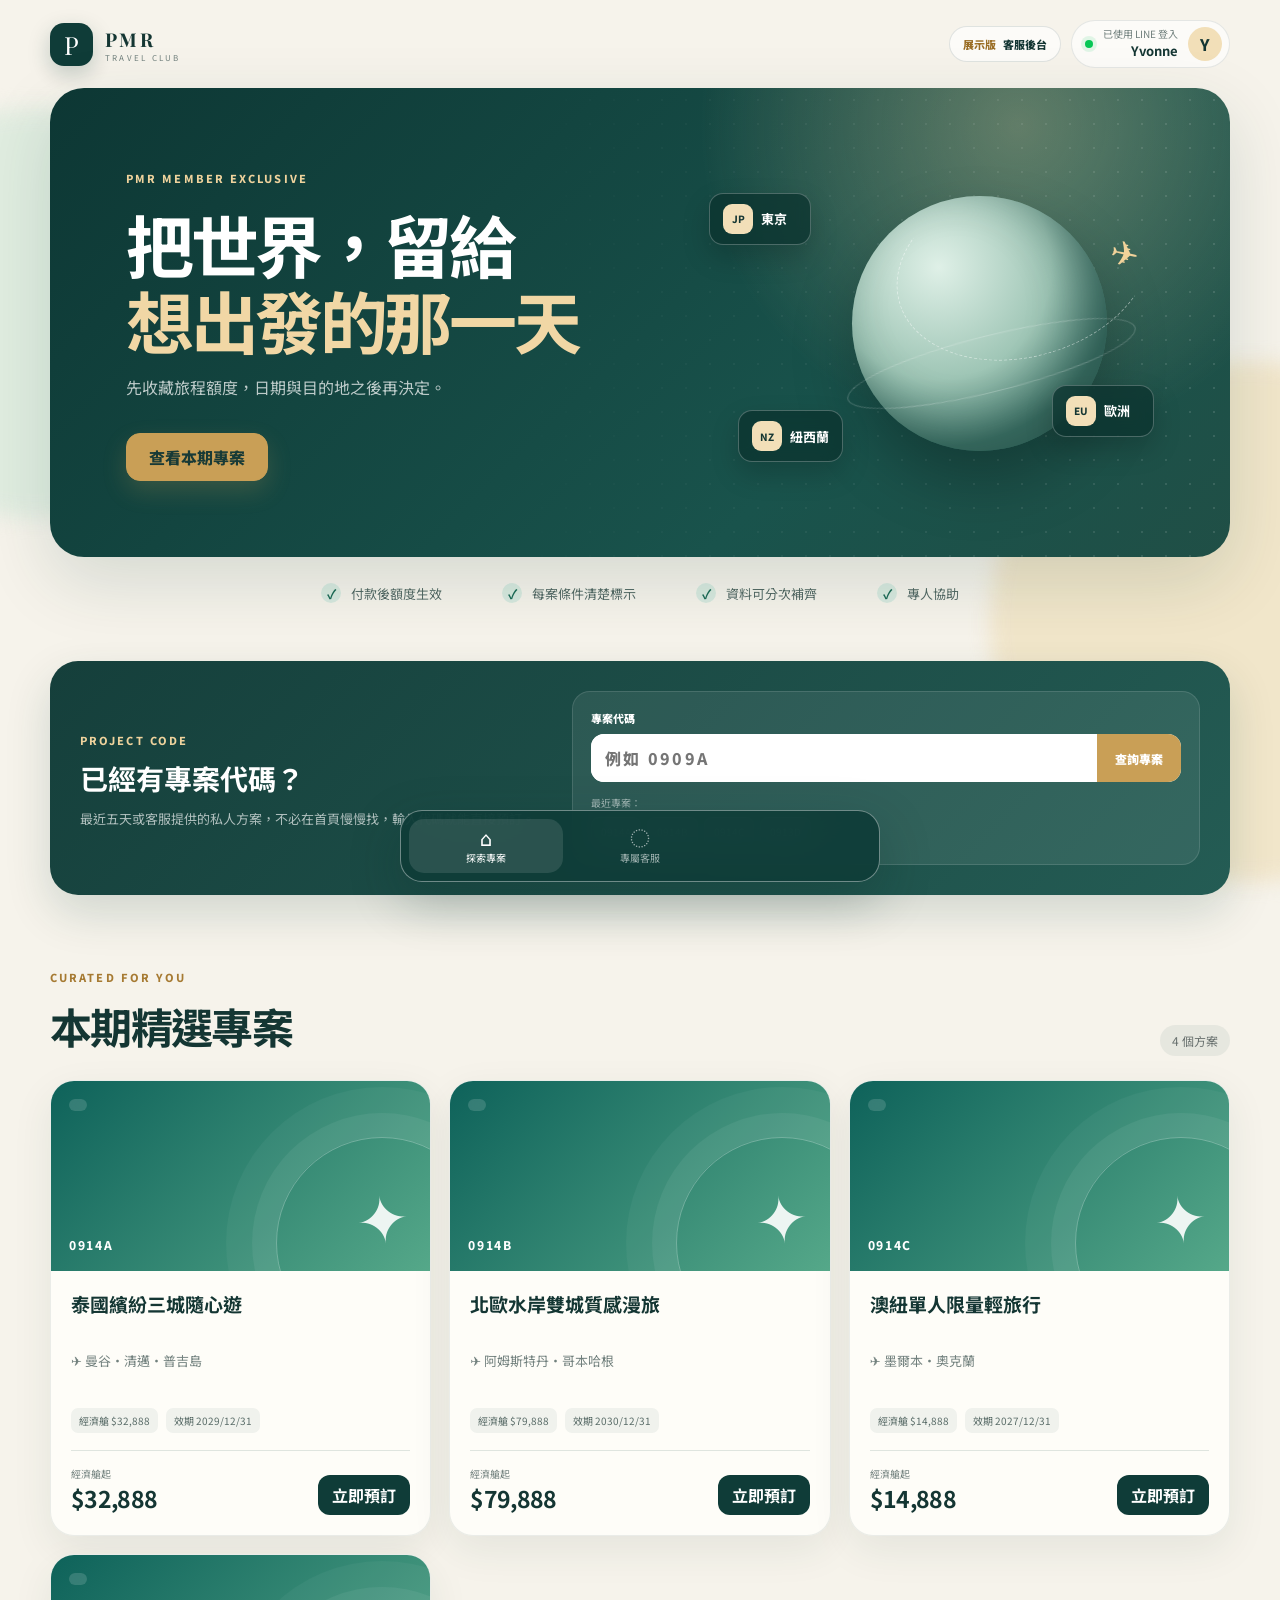
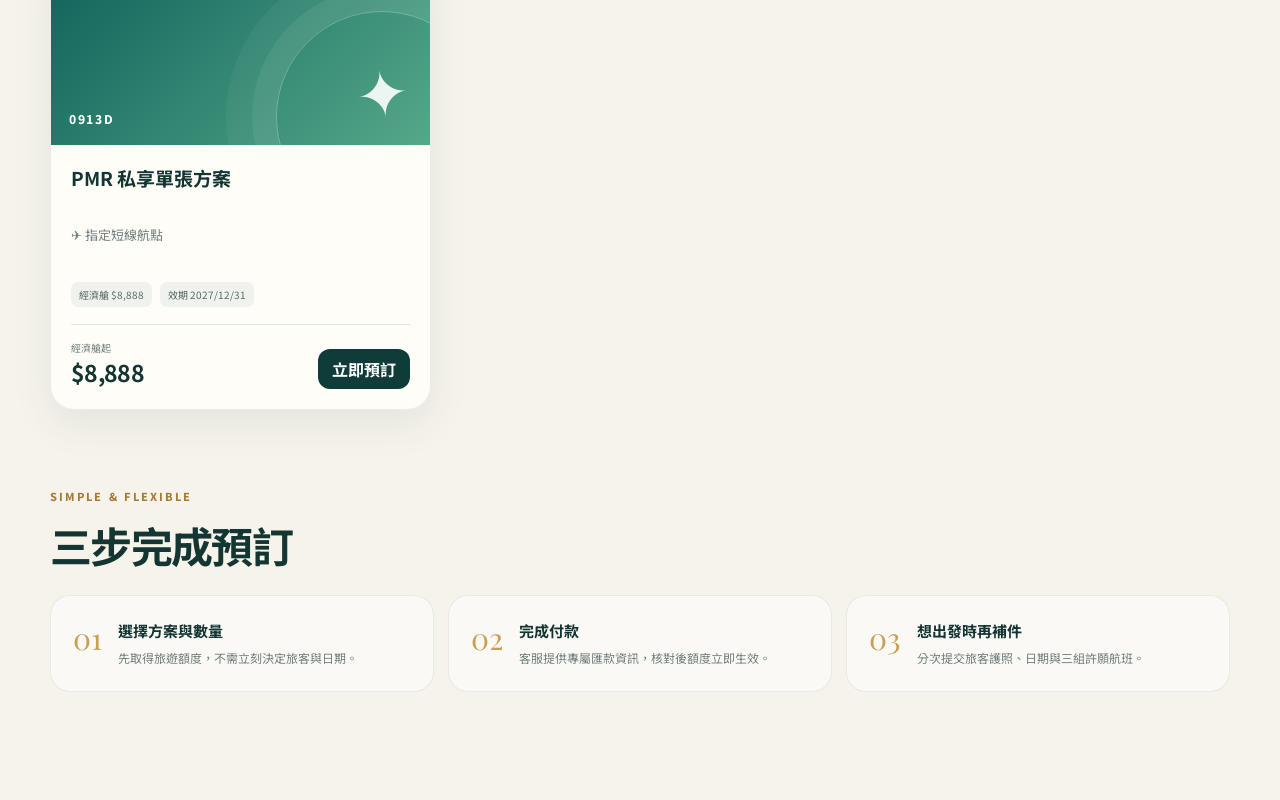
<file: index.html>
<!doctype html>
<html lang="zh-Hant">
  <head>
    <meta charset="UTF-8" />
    <meta name="viewport" content="width=device-width, initial-scale=1.0" />
    <meta name="theme-color" content="#123f3b" />
    <title>PMR 旅遊預訂中心</title>
    <link rel="preconnect" href="https://fonts.googleapis.com" />
    <link rel="preconnect" href="https://fonts.gstatic.com" crossorigin />
    <link href="https://fonts.googleapis.com/css2?family=Noto+Sans+TC:wght@400;500;600;700;800&family=Playfair+Display:wght@700&display=swap" rel="stylesheet" />
    <link rel="stylesheet" href="styles.css" />
  </head>
  <body>
    <div class="ambient ambient-one"></div>
    <div class="ambient ambient-two"></div>

    <main class="app-shell">
      <header class="topbar">
        <button class="brand" data-view-target="discover" aria-label="返回首頁">
          <span class="brand-mark">P</span>
          <span>
            <strong>PMR</strong>
            <small>TRAVEL CLUB</small>
          </span>
        </button>
        <div class="topbar-actions">
          <a class="staff-console-link" href="admin.html"><span>展示版</span> 客服後台</a>
          <button class="profile-chip" type="button" data-action="profile">
            <span class="line-dot"></span>
            <span class="profile-copy"><small>已使用 LINE 登入</small><strong>Yvonne</strong></span>
            <span class="avatar">Y</span>
          </button>
        </div>
      </header>

      <section id="discover-view" class="view is-active" aria-labelledby="discover-title">
        <div class="hero-card">
          <div class="hero-copy">
            <span class="eyebrow">PMR MEMBER EXCLUSIVE</span>
            <h1 id="discover-title">把世界，留給<br /><em>想出發的那一天</em></h1>
            <p>先收藏旅程額度，日期與目的地之後再決定。</p>
            <div class="hero-actions">
              <button class="primary-btn" data-action="scroll-projects">查看本期專案</button>
            </div>
          </div>
          <div class="hero-visual" aria-hidden="true">
            <div class="flight-path"></div>
            <span class="hero-plane">✈</span>
            <div class="destination-badge badge-one"><span>JP</span><b>東京</b></div>
            <div class="destination-badge badge-two"><span>EU</span><b>歐洲</b></div>
            <div class="destination-badge badge-three"><span>NZ</span><b>紐西蘭</b></div>
          </div>
        </div>

        <div class="trust-strip" aria-label="方案特色">
          <span><b>✓</b> 付款後額度生效</span>
          <span><b>✓</b> 每案條件清楚標示</span>
          <span><b>✓</b> 資料可分次補齊</span>
          <span><b>✓</b> 專人協助</span>
        </div>

        <section class="code-lookup" aria-labelledby="code-lookup-title">
          <div class="code-lookup-copy">
            <span class="eyebrow">PROJECT CODE</span>
            <h2 id="code-lookup-title">已經有專案代碼？</h2>
            <p>最近五天或客服提供的私人方案，不必在首頁慢慢找，輸入代碼就能直接預訂。</p>
          </div>
          <form id="project-code-form" class="code-form">
            <label for="project-code-input">專案代碼</label>
            <div><input id="project-code-input" autocomplete="off" maxlength="5" placeholder="例如 0909A" /><button type="button" data-action="lookup-project">查詢專案</button></div>
            <small>最近專案：</small>
            <div class="recent-codes" id="recent-codes" aria-label="最近專案"></div>
          </form>
          <div id="code-result" class="code-result" aria-live="polite"></div>
        </section>

        <section class="projects-section" id="projects-section">
          <div class="section-heading">
            <div>
              <span class="eyebrow dark">CURATED FOR YOU</span>
              <h2>本期精選專案</h2>
            </div>
            <span class="project-count" id="project-count">0 個方案</span>
          </div>

          <div id="project-grid" class="project-grid"></div>
        </section>

        <section class="how-it-works">
          <div class="section-heading compact">
            <div>
              <span class="eyebrow dark">SIMPLE & FLEXIBLE</span>
              <h2>三步完成預訂</h2>
            </div>
          </div>
          <div class="steps-grid">
            <article><span>01</span><div><h3>選擇方案與數量</h3><p>先取得旅遊額度，不需立刻決定旅客與日期。</p></div></article>
            <article><span>02</span><div><h3>完成付款</h3><p>客服提供專屬匯款資訊，核對後額度立即生效。</p></div></article>
            <article><span>03</span><div><h3>想出發時再補件</h3><p>分次提交旅客護照、日期與三組許願航班。</p></div></article>
          </div>
        </section>
      </section>

      <section id="service-view" class="view" aria-labelledby="service-title">
        <div class="page-intro">
          <span class="eyebrow dark">HELP CENTER</span>
          <h1 id="service-title">常見問題</h1>
          <p>關於價格、航班、出票與付款，答案都整理在這裡。</p>
        </div>

        <div class="faq-tools">
          <label class="faq-search" for="faq-search"><span>⌕</span><input id="faq-search" placeholder="搜尋問題，例如：護照、退款、行李" /></label>
          <div class="faq-filters" role="group" aria-label="問答分類">
            <button class="is-active" data-faq-filter="all">全部</button>
            <button data-faq-filter="price">價格票務</button>
            <button data-faq-filter="flight">航班航空</button>
            <button data-faq-filter="service">行李服務</button>
            <button data-faq-filter="ticketing">出票報到</button>
            <button data-faq-filter="change">改期取消</button>
            <button data-faq-filter="trust">來源護照</button>
            <button data-faq-filter="payment">付款下單</button>
          </div>
        </div>

        <div id="faq-list" class="faq-list"></div>

        <div class="service-card compact-service">
          <div class="service-icon">✦</div>
          <div><h2>還找不到答案嗎？</h2><p>PMR 專屬小幫手可以接續處理您的問題與訂單。</p></div>
          <button class="primary-btn" data-action="contact">開啟 LINE 諮詢</button>
        </div>
      </section>

      <nav class="bottom-nav" aria-label="主要選單">
        <button class="is-active" data-view-target="discover"><span class="nav-icon">⌂</span><small>探索專案</small></button>
        <button data-view-target="service"><span class="nav-icon">◌</span><small>專屬客服</small></button>
      </nav>
    </main>

    <div class="modal-backdrop" id="booking-modal" aria-hidden="true">
      <section class="bottom-sheet booking-sheet" role="dialog" aria-modal="true" aria-labelledby="booking-title">
        <div class="sheet-handle"></div>
        <button class="close-btn" data-close-modal="booking-modal" aria-label="關閉">×</button>

        <form class="booking-step is-active" data-booking-step="1" id="booking-form">
          <span class="eyebrow dark">立即預訂</span>
          <h2 id="booking-title">填寫預訂資訊</h2>
          <div id="booking-project-summary" class="booking-project-summary"></div>

          <div class="input-group"><label for="qty-business">商務艙　張數</label><input id="qty-business" name="businessCount" type="number" min="0" step="1" value="0" inputmode="numeric" /></div>
          <div class="input-group"><label for="qty-economy">經濟艙　張數</label><input id="qty-economy" name="economyCount" type="number" min="0" step="1" value="1" inputmode="numeric" /></div>
          <div class="input-group"><label for="qty-starlux">加價星宇　張數</label><input id="qty-starlux" name="starluxCount" type="number" min="0" step="1" value="0" inputmode="numeric" /></div>

          <div class="input-group"><label for="customer-name">訂購人姓名</label><input id="customer-name" name="name" required placeholder="請輸入真實姓名" /></div>
          <div class="input-group"><label for="customer-phone">聯絡電話</label><input id="customer-phone" name="phone" required inputmode="tel" placeholder="09XX-XXX-XXX" /></div>
          <div class="input-group"><label for="referrer">介紹人</label><select id="referrer" name="referrer" required><option value="" selected disabled>請選擇介紹人</option><option>楊翰</option><option>傑評</option><option>阮糖</option><option>史考特</option></select></div>
          <div class="input-group"><label for="customer-note">想先告訴客服的事 <small>選填</small></label><textarea id="customer-note" name="note" rows="3" placeholder="例如：預計明年春天出發、可能需要四人房"></textarea></div>
          <label class="consent"><input type="checkbox" required /><span>我已閱讀並同意個人資料蒐集告知事項</span></label>
          <button class="primary-btn wide" type="submit">送出預訂</button>
        </form>

        <div class="booking-step success-step" data-booking-step="2">
          <div class="success-icon">✓</div>
          <span class="eyebrow dark">RESERVATION CREATED</span>
          <h2>預訂已送出</h2>
          <div class="success-note" id="success-payment-account"></div>
          <button class="primary-btn wide" data-close-modal="booking-modal">完成</button>
        </div>
      </section>
    </div>

    <div class="toast" id="toast" role="status" aria-live="polite"></div>

    <script src="shared-data.js?v=simple-2"></script>
    <script src="app.js?v=simple-2"></script>
  </body>
</html>
</file>
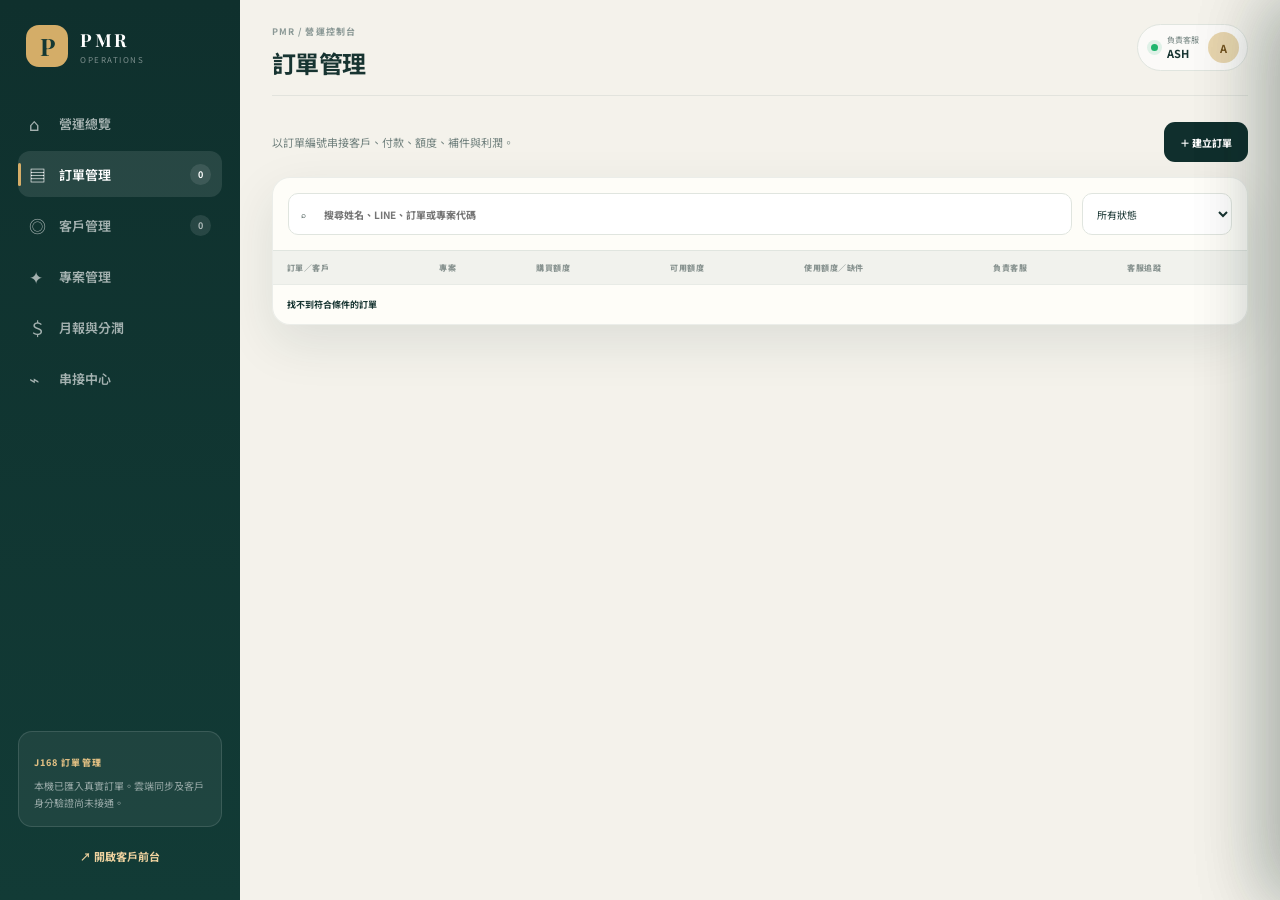
<file: admin.html>
<!doctype html>
<html lang="zh-Hant">
  <head>
    <meta charset="UTF-8" />
    <meta name="viewport" content="width=device-width, initial-scale=1.0" />
    <meta name="theme-color" content="#102f2d" />
    <title>PMR 營運控制台</title>
    <link rel="preconnect" href="https://fonts.googleapis.com" />
    <link rel="preconnect" href="https://fonts.gstatic.com" crossorigin />
    <link href="https://fonts.googleapis.com/css2?family=Noto+Sans+TC:wght@400;500;600;700;800&family=Playfair+Display:wght@700&display=swap" rel="stylesheet" />
    <link rel="stylesheet" href="admin.css" />
    <link rel="stylesheet" href="admin-extra.css" />
  </head>
  <body>
    <div class="ops-shell">
      <aside class="sidebar">
        <a class="ops-brand" href="index.html"><span>P</span><div><strong>PMR</strong><small>OPERATIONS</small></div></a>
        <nav>
          <button data-view="dashboard"><i>⌂</i><span>營運總覽</span></button>
          <button class="is-active" data-view="orders"><i>▤</i><span>訂單管理</span><b id="nav-order-count">4</b></button>
          <button data-view="customers"><i>◎</i><span>客戶管理</span><b id="nav-customer-count">4</b></button>
          <button data-view="projects"><i>✦</i><span>專案管理</span></button>
          <button data-view="reports"><i>＄</i><span>月報與分潤</span></button>
          <button data-view="integrations"><i>⌁</i><span>串接中心</span></button>
        </nav>
        <div class="sidebar-note"><small>J168 訂單管理</small><p>本機已匯入真實訂單。雲端同步及客戶身分驗證尚未接通。</p></div>
        <a class="customer-preview" href="index.html">↗ 開啟客戶前台</a>
      </aside>

      <main class="ops-main">
        <header class="ops-topbar">
          <button class="mobile-menu" data-action="toggle-menu">☰</button>
          <div><span class="breadcrumb">PMR / 營運控制台</span><h1 id="page-title">訂單管理</h1></div>
          <div class="operator"><span class="online-dot"></span><div><small>負責客服</small><strong>ASH</strong></div><b>A</b></div>
        </header>
        <section class="ops-view" id="dashboard-view">
          <div class="demo-banner"><div><strong>J168 真實預訂</strong><p>已移除舊示範訂單；付款、出票與手機對應依實際核對結果更新。</p></div><a href="index.html#orders-view">查看客戶畫面 ↗</a></div>

          <div class="kpi-grid">
            <article><div class="kpi-icon amber">!</div><span>今日待跟進</span><strong id="kpi-followups">0</strong><small>依客服追蹤日期計算</small></article>
            <article><div class="kpi-icon blue">$</div><span>購買額度待處理</span><strong id="kpi-payments">0</strong><small>帳號、匯款或核帳尚未完成</small></article>
            <article><div class="kpi-icon green">✓</div><span>使用額度待補件</span><strong id="kpi-docs">0</strong><small>明確顯示缺護照或缺航班</small></article>
            <article><div class="kpi-icon violet">✈</div><span>資料已齊待處理</span><strong id="kpi-ticketing">0</strong><small>出票為明細，不另設主要看板欄</small></article>
          </div>

          <div class="dashboard-grid">
            <section class="panel pipeline-panel">
              <div class="panel-head"><div><span>ORDER PIPELINE</span><h2>訂單流程看板</h2></div><button data-go-view="orders">查看全部訂單</button></div>
              <div class="pipeline" id="pipeline"></div>
            </section>
            <section class="panel activity-panel">
              <div class="panel-head"><div><span>NEXT ACTION</span><h2>優先待辦</h2></div></div>
              <div id="priority-list" class="priority-list"></div>
            </section>
          </div>

          <section class="panel health-panel">
            <div class="panel-head"><div><span>DATA FLOW</span><h2>整體串接狀態</h2></div><button data-go-view="integrations">查看設定</button></div>
            <div class="health-grid">
              <article class="is-ready"><b>01</b><div><strong>客戶預訂前台</strong><span>展示版已完成</span></div><i>✓</i></article>
              <article class="is-ready"><b>02</b><div><strong>客服營運後台</strong><span>展示版已完成</span></div><i>✓</i></article>
              <article><b>03</b><div><strong>Google 試算表</strong><span>待建立正式資料表</span></div><i>—</i></article>
              <article><b>04</b><div><strong>LINE 官方帳號</strong><span>待開啟 Messaging API</span></div><i>—</i></article>
            </div>
          </section>
        </section>

        <section class="ops-view" id="customers-view">
          <div class="page-actions"><div><p>客戶編號永遠不變；LINE 換綁只更新登入身分，不會讓舊訂單或額度消失。</p></div><button class="primary-action" data-action="new-customer">＋ 建立客戶</button></div>
          <section class="panel table-panel">
            <div class="table-tools"><label><span>⌕</span><input id="customer-search" placeholder="搜尋客戶編號、姓名、LINE 或電話" /></label><select id="customer-filter"><option value="all">所有客戶</option><option>正常</option><option>待新帳號驗證</option><option>已封存</option><option>已刪除</option></select></div>
            <div class="table-wrap"><table><thead><tr><th>客戶</th><th>LINE 帳號</th><th>電話</th><th>訂單／額度</th><th>帳號狀態</th><th>最後綁定</th></tr></thead><tbody id="customers-table"></tbody></table></div>
          </section>
          <div class="policy-note"><strong>LINE 換帳號處理方式</strong><p>由新 LINE 帳號登入後完成一次性驗證，再把新 user ID 綁到原客戶編號。舊 LINE ID 留在歷史紀錄並停用，訂單、剩餘額度與付款紀錄不搬動。</p></div>
        </section>

        <section class="ops-view is-active" id="orders-view">
          <div class="page-actions"><div><p>以訂單編號串接客戶、付款、額度、補件與利潤。</p></div><button class="primary-action" data-action="new-order">＋ 建立訂單</button></div>
          <section class="panel table-panel">
            <div class="table-tools">
              <label><span>⌕</span><input id="order-search" placeholder="搜尋姓名、LINE、訂單或專案代碼" /></label>
              <select id="order-filter"><option value="all">所有狀態</option><option>待提供匯款帳號</option><option>待客戶匯款</option><option>待核對匯款</option><option>額度已生效／尚未使用</option><option>待補護照與航班</option><option>資料已齊／待客服處理</option><option>已完成</option></select>
            </div>
            <div class="table-wrap">
              <table>
                <thead><tr><th>訂單／客戶</th><th>專案</th><th>購買額度</th><th>可用額度</th><th>使用額度／缺件</th><th>負責客服</th><th>客服追蹤</th></tr></thead>
                <tbody id="orders-table"></tbody>
              </table>
            </div>
          </section>
        </section>

        <section class="ops-view" id="projects-view">
          <div class="page-actions"><div><p>專案現在直接在 Google 試算表的「專案」分頁管理：新增一列＝上架一個專案，刪除該列＝下架。網站每次讀取都會抓最新內容，不需要在後台另外新增。</p></div><a class="primary-action" href="https://docs.google.com/spreadsheets/d/1DvbmhfrKHuPazQv3ZsnAHBp3Qs2b7ptuDI60qFxun0c/edit#gid=882357960" target="_blank" rel="noopener">開啟專案試算表</a></div>
          <section class="panel table-panel">
            <div class="project-summary"><strong id="project-count">0</strong><span>個目前上架專案</span></div>
            <div class="table-wrap"><table><thead><tr><th>日期</th><th>代碼／名稱</th><th>路線</th><th>經濟售價／成本</th><th>商務售價／成本</th><th>星宇加價</th><th>效期</th><th>狀態</th></tr></thead><tbody id="projects-table"></tbody></table></div>
          </section>
        </section>

        <section class="ops-view" id="reports-view">
          <div class="page-actions report-actions"><div><p>月報只計入付款狀態為「已確認」的訂單；退款與取消另列，不會覆蓋原交易。</p></div><div class="report-controls"><label>結算月份<input id="report-month" type="month" value="2026-09" /></label><a class="primary-action download-action" href="PMR-2026-09月報.xlsx" download>下載 Excel 月報</a></div></div>
          <div class="report-kpis" id="report-kpis"></div>
          <div class="report-grid">
            <section class="panel report-panel"><div class="panel-head"><div><span>PAYOUTS</span><h2>本月應付明細</h2></div></div><div id="payout-summary" class="payout-summary"></div></section>
            <section class="panel report-panel"><div class="panel-head"><div><span>PROFIT</span><h2>成本與利潤</h2></div></div><div id="profit-summary" class="profit-summary"></div></section>
          </div>
          <section class="panel table-panel settlement-panel"><div class="panel-head"><div><span>PAYMENT ACCOUNT LEDGER</span><h2>逐筆收款帳號月結</h2></div><small>每筆訂單保留當時實際收款帳號</small></div><div class="table-wrap"><table><thead><tr><th>訂單／客戶</th><th>介紹人</th><th>實際收款帳戶</th><th>代收金額</th><th>應付成本</th><th>應付客服</th><th>應付資源方</th><th>介紹人分潤</th></tr></thead><tbody id="introducer-settlements"></tbody></table></div></section>
          <section class="panel table-panel report-detail"><div class="panel-head"><div><span>ORDER DETAIL</span><h2>本月訂單明細</h2></div><small id="report-order-count"></small></div><div class="table-wrap"><table><thead><tr><th>訂單／客戶</th><th>實收／優惠碼</th><th>成本</th><th>客服費</th><th>加購毛利</th><th>介紹人分潤</th><th>資源方分潤</th><th>未分配</th></tr></thead><tbody id="report-orders-table"></tbody></table></div></section>
        </section>

        <section class="ops-view" id="integrations-view">
          <div class="integration-intro"><span>CONNECTED SALES</span><h2>把流量、對話、訂單與利潤放在同一條資料線上</h2><p>社群負責吸引客人，官方帳號負責辨識與跟進，前台負責預訂與查詢，後台負責客服作業；試算表則保留為資料匯出與財務核對工具。</p></div>
          <div class="integration-grid">
            <article class="integration-card"><div class="integration-logo sheets">▦</div><div><small>GOOGLE SHEETS</small><h3>試算表資料庫</h3><p>目前已讀到「表單回覆」與「利潤」兩張表。正式版會改成由訂單編號關聯，避免再用姓名對資料。</p><ul><li>建立專案、訂單、額度、付款、加購、操作紀錄分頁</li><li>舊資料可保留並逐筆補上訂單編號</li><li>需要 Google 帳號授權與正式端點</li></ul></div><span class="state waiting">待設定</span></article>
            <article class="integration-card"><div class="integration-logo line">LINE</div><div><small>OFFICIAL ACCOUNT</small><h3>LINE 官方帳號</h3><p>客人點選專案後，以 LIFF 開啟預訂頁並帶入 LINE 身分與專案代碼；狀態變更時可由官方帳號提醒補件或出票。</p><ul><li>需要啟用 Messaging API 與 LIFF</li><li>需設定 HTTPS Webhook 與 Channel access token</li><li>對話與訂單以 LINE user ID 關聯</li></ul></div><span class="state waiting">待授權</span></article>
            <article class="integration-card"><div class="integration-logo community">群</div><div><small>LINE COMMUNITY</small><h3>社群銷售入口</h3><p>社群專注發布每日方案，每則貼文附帶來源代碼連結；客人點擊後進入官方帳號／前台，才能安全追蹤成交與介紹來源。</p><ul><li>一般群組可邀請官方帳號機器人後串接</li><li>若是 OpenChat，不把客戶識別建立在社群內</li><li>每篇方案使用 campaign 來源碼計算成效</li></ul></div><span class="state planned">建議流程</span></article>
            <article class="integration-card"><div class="integration-logo vault">鎖</div><div><small>PRIVATE FILE STORAGE</small><h3>護照與匯款資料</h3><p>檔案放在私有雲端空間，後台只記錄檔案 ID。客人與客服取得的是短時間有效的上傳或檢視連結，不建立公開分享網址。</p><ul><li>首選 Google Cloud Storage 私有儲存</li><li>小規模試跑可使用 Google Workspace 共用雲端硬碟</li><li>依客服角色限制存取並保留下載紀錄</li></ul></div><span class="state waiting">待選方案</span></article>
          </div>
        </section>
      </main>
    </div>

    <div class="drawer-backdrop" id="drawer-backdrop"></div>
    <aside class="record-drawer" id="order-drawer" aria-hidden="true">
      <div class="drawer-head"><div><small>ORDER DETAIL</small><h2 id="drawer-order-id">訂單</h2></div><button data-action="close-drawer">×</button></div>
      <form id="order-form">
        <div class="drawer-section customer-summary" id="drawer-customer"></div>
        <div class="drawer-section"><h3>兩階段流程</h3><div class="stage-explainer"><b>第一階段｜購買額度</b><span>提供帳號 → 客戶匯款 → 客服核帳 → 額度生效</span><b>第二階段｜使用額度</b><span>客戶申請使用 → 補護照／航班 → 處理出票 → 完成</span></div><div class="form-grid two"><label>營運狀態<select name="status"><option>待提供匯款帳號</option><option>待客戶匯款</option><option>待核對匯款</option><option>額度已生效／尚未使用</option><option>待補護照與航班</option><option>待補護照</option><option>待補航班</option><option>資料已齊／待客服處理</option><option>資料待核對</option><option>已完成</option><option>已取消</option></select></label><label>負責客服<select name="assignedTo"><option>J168</option><option>ASH</option></select></label><label>付款狀態<select name="paymentStatus"><option>待核帳</option><option>待提供匯款帳號</option><option>待客戶匯款</option><option>待核對匯款</option><option>已確認</option><option>退款處理中</option><option>已退款</option></select></label><label>缺件狀態<select name="docsStatus"><option>尚未申請使用</option><option>缺護照</option><option>缺航班</option><option>缺護照與航班</option><option>資料已齊</option><option>資料待逐組核對</option></select></label><label>出票明細<select name="ticketStatus"><option>待確認</option><option>尚未出票</option><option>處理中</option><option>已出票</option><option>不適用</option></select></label><label>客服追蹤日期<input name="nextActionDate" type="date" /><small class="source-note">不是出發日期；用於提醒 ASH 何時跟進</small></label><label>出發日期<input name="departureDate" type="date" /></label><label>回程日期<input name="returnDate" type="date" /></label></div></div>
        <div class="drawer-section"><h3>額度與款項</h3><div class="credit-policy">匯款核對完成前，下單張數只列為「待匯款保留」，不會產生可使用額度。</div><div class="form-grid four"><label>購買／保留<input name="purchased" type="number" min="0" /></label><label>處理中<input name="pending" type="number" min="0" /></label><label>已出票<input name="used" type="number" min="0" /></label><label>退款<input name="refunded" type="number" min="0" /></label></div><div class="form-grid two"><label>保留截止<input name="reservationExpiresAt" type="datetime-local" /></label><label>機票售價<input name="total" type="number" min="0" /></label><label>含加購應收<input name="grandTotal" type="number" min="0" /></label><label>實收金額<input name="paymentAmount" type="number" min="0" /></label><label>機票成本<input name="cost" type="number" min="0" /></label><label>客服費用<input name="serviceFee" type="number" min="0" /></label></div><div id="ticket-selection-summary" class="checkout-summary"></div><div class="profit-preview" id="profit-preview"></div></div>
        <div class="drawer-section"><h3>介紹人與本訂單收款帳戶</h3><div class="credit-policy">這是該筆訂單當時提供給客人的帳號，不會因介紹人的預設帳號日後變更而被覆蓋。</div><div class="form-grid two"><label>介紹人<select name="introducer"><option value="">未指定</option><option>楊翰</option><option>傑評</option><option>軟糖</option></select></label><label>收款銀行<input name="paymentBank" placeholder="例如：中國信託" /></label><label>戶名<input name="paymentOwner" /></label><label>完整收款帳號<input name="paymentAccountNumber" placeholder="請由客服設定" /></label></div></div>
        <div class="drawer-section"><h3>優惠代碼、分潤與加購</h3><div class="form-grid two"><label>優惠代碼<input name="couponCode" /></label><label>優惠內容<input name="couponDescription" placeholder="例如：機場接送免費" /></label><label>優惠折抵<input name="discountAmount" type="number" min="0" /></label><label>介紹人利潤<input name="introducerProfit" type="number" min="0" /></label><label>資源方利潤<input name="sourceProfit" type="number" min="0" /></label></div><div id="checkout-addons-editor" class="checkout-addons-editor"></div><div class="form-grid two"><label>其他加購項目<input name="addOnName" placeholder="例如：四人房" /></label><label>其他加購售價<input name="addOnPrice" type="number" min="0" /></label><label>其他加購成本<input name="addOnCost" type="number" min="0" /></label></div></div>
        <div class="drawer-section"><h3>客服內部備註</h3><textarea name="internalNotes" rows="4" placeholder="客戶不可見，可記錄特殊需求、追蹤結果與注意事項"></textarea></div>
        <div class="drawer-section"><h3>最近紀錄</h3><div class="activity-feed" id="drawer-activity"></div></div>
        <div class="drawer-actions"><button type="button" class="secondary" data-action="close-drawer">取消</button><button type="submit" class="primary-action">儲存並同步前台</button></div>
      </form>
    </aside>

    <aside class="record-drawer" id="customer-drawer" aria-hidden="true">
      <div class="drawer-head"><div><small>CUSTOMER DETAIL</small><h2 id="drawer-customer-id">客戶資料</h2></div><button data-action="close-customer-drawer">×</button></div>
      <form id="customer-form">
        <div class="drawer-section"><h3>基本資料</h3><div class="form-grid two"><label>真實姓名<input name="realName" /></label><label>電話<input name="phone" /></label><label>LINE 顯示名稱<input name="displayName" /></label><label>客戶狀態<select name="status"><option>正常</option><option>待新帳號驗證</option><option>已封存</option><option>已刪除</option></select></label></div></div>
        <div class="drawer-section"><h3>LINE 帳號人工換綁</h3><label>目前 LINE user ID<input name="lineUserId" placeholder="由官方帳號取得的 user ID" /></label><div class="link-warning">客戶編號不變。客服可輸入新 LINE user ID，但儲存後先標示「待新帳號驗證」；舊 ID 會保留在歷史紀錄，驗證成功後再改為正常。</div><div id="previous-line-ids" class="previous-ids"></div></div>
        <div class="drawer-section"><h3>客服內部備註</h3><textarea name="note" rows="4"></textarea></div>
        <div class="drawer-section danger-zone"><h3>資料處理</h3><p>封存會停止新交易但保留客戶資料。刪除個資會匿名化姓名、電話與 LINE，財務與稽核紀錄仍依訂單編號保留。</p><div><button type="button" data-action="archive-customer">封存客戶</button><button type="button" data-action="anonymize-customer">刪除個資</button></div></div>
        <div class="drawer-actions"><button type="button" class="secondary" data-action="close-customer-drawer">取消</button><button type="submit" class="primary-action">儲存客戶資料</button></div>
      </form>
    </aside>

    <div class="toast" id="admin-toast"></div>
    <script src="shared-data.js?v=simple-2"></script>
    <script src="admin.js?v=simple-2"></script>
  </body>
</html>
</file>
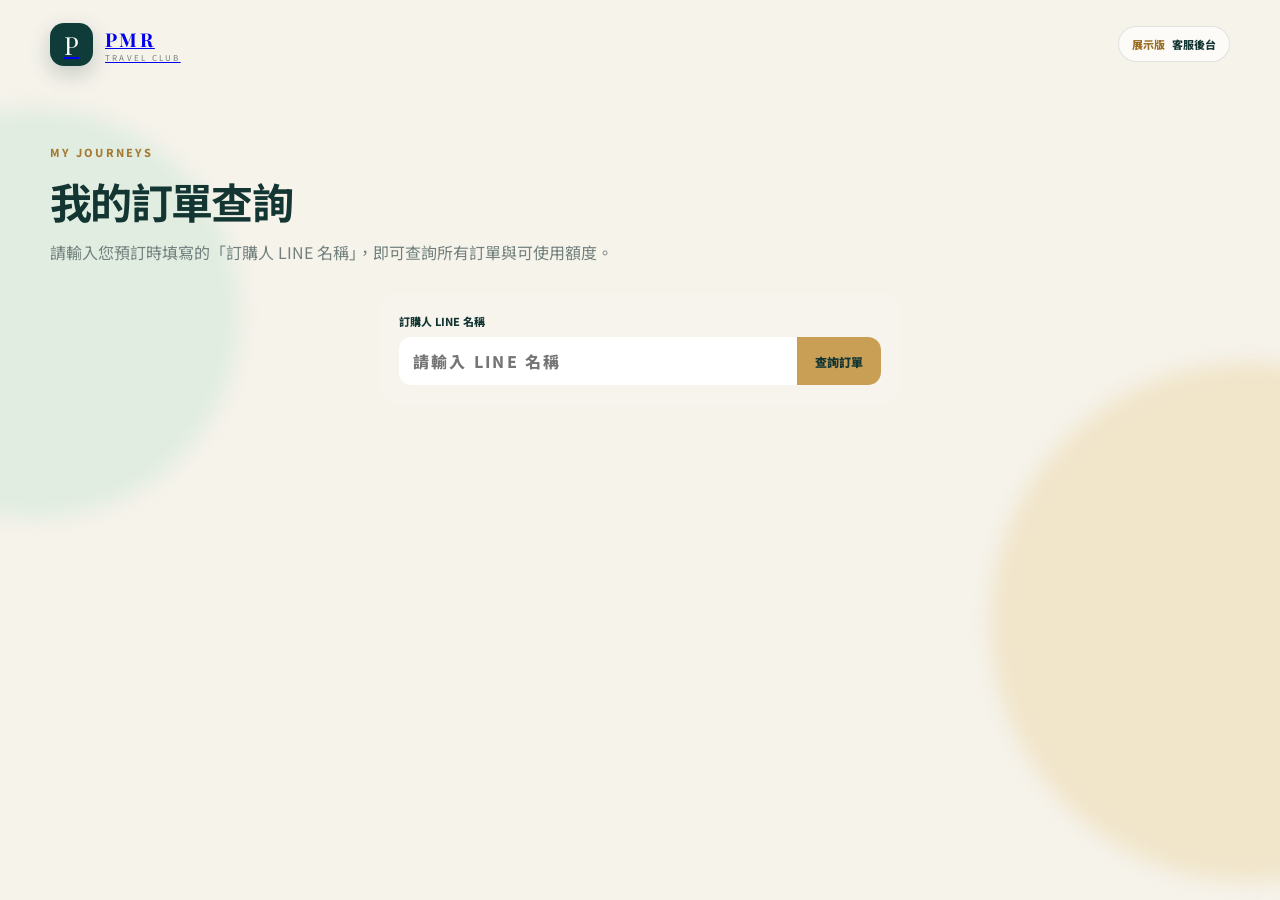
<file: my-orders.html>
<!doctype html>
<html lang="zh-Hant">
  <head>
    <meta charset="UTF-8" />
    <meta name="viewport" content="width=device-width, initial-scale=1.0" />
    <meta name="theme-color" content="#123f3b" />
    <title>PMR 我的訂單查詢</title>
    <link rel="preconnect" href="https://fonts.googleapis.com" />
    <link rel="preconnect" href="https://fonts.gstatic.com" crossorigin />
    <link href="https://fonts.googleapis.com/css2?family=Noto+Sans+TC:wght@400;500;600;700;800&family=Playfair+Display:wght@700&display=swap" rel="stylesheet" />
    <link rel="stylesheet" href="styles.css" />
  </head>
  <body>
    <div class="ambient ambient-one"></div>
    <div class="ambient ambient-two"></div>

    <main class="app-shell">
      <header class="topbar">
        <a class="brand" href="index.html" aria-label="返回預訂首頁">
          <span class="brand-mark">P</span>
          <span>
            <strong>PMR</strong>
            <small>TRAVEL CLUB</small>
          </span>
        </a>
        <div class="topbar-actions">
          <a class="staff-console-link" href="admin.html"><span>展示版</span> 客服後台</a>
        </div>
      </header>

      <section class="view is-active" aria-labelledby="lookup-title">
        <div class="page-intro">
          <span class="eyebrow dark">MY JOURNEYS</span>
          <h1 id="lookup-title">我的訂單查詢</h1>
          <p>請輸入您預訂時填寫的「訂購人 LINE 名稱」，即可查詢所有訂單與可使用額度。</p>
        </div>

        <form id="lookup-form" class="code-form" style="max-width: 520px; margin: 0 auto 24px;">
          <label for="lookup-input">訂購人 LINE 名稱</label>
          <div>
            <input id="lookup-input" autocomplete="off" placeholder="請輸入 LINE 名稱" required />
            <button type="submit">查詢訂單</button>
          </div>
        </form>

        <div id="lookup-status" class="empty-state" style="display:none;"></div>

        <div id="lookup-result" style="display:none;">
          <div class="account-summary">
            <div><small>可使用額度</small><strong id="summary-available">0</strong><span>張</span></div>
            <div><small>待匯款保留</small><strong id="summary-reserved">0</strong><span>張</span></div>
            <div><small>處理中</small><strong id="summary-pending">0</strong><span>張</span></div>
            <div><small>已出票</small><strong id="summary-used">0</strong><span>張</span></div>
          </div>
          <div id="orders-list" class="orders-list"></div>
        </div>
      </section>
    </main>

    <div class="toast" id="toast" role="status" aria-live="polite"></div>

    <script src="shared-data.js?v=sheet-sync-2"></script>
    <script src="my-orders.js?v=sheet-sync-2"></script>
  </body>
</html>
</file>
<file: styles.css>
:root {
  --ink: #143633;
  --deep: #0f3c38;
  --deep-2: #174d47;
  --cream: #f6f3eb;
  --paper: #fffefa;
  --gold: #c99f56;
  --gold-soft: #f2dfb8;
  --sage: #dce9df;
  --muted: #71807d;
  --line: #dfe5df;
  --success: #1faa72;
  --danger: #cf725c;
  --shadow: 0 24px 70px rgba(17, 55, 51, 0.14);
}

* { box-sizing: border-box; }
html { scroll-behavior: smooth; }
body {
  margin: 0;
  min-height: 100vh;
  color: var(--ink);
  background: var(--cream);
  font-family: "Noto Sans TC", system-ui, -apple-system, sans-serif;
  -webkit-font-smoothing: antialiased;
}
button, input, textarea { font: inherit; }
button { color: inherit; }

.ambient { position: fixed; z-index: -1; border-radius: 999px; filter: blur(10px); opacity: .7; }
.ambient-one { width: 410px; height: 410px; left: -170px; top: 12%; background: #d8eadc; }
.ambient-two { width: 520px; height: 520px; right: -230px; bottom: 2%; background: #efe0bd; }

.app-shell {
  width: min(1180px, calc(100% - 32px));
  min-height: 100vh;
  margin: 0 auto;
  padding: 0 0 108px;
}

.topbar {
  height: 88px;
  display: flex;
  align-items: center;
  justify-content: space-between;
  gap: 24px;
}
.topbar-actions { display:flex; align-items:center; gap:10px; }
.staff-console-link { padding:9px 13px; border:1px solid rgba(20,54,51,.12); border-radius:999px; background:rgba(255,255,255,.66); color:var(--ink); text-decoration:none; font-size:11px; font-weight:800; }
.staff-console-link span { margin-right:4px; color:#9a6d25; }
.brand, .profile-chip { border: 0; background: none; cursor: pointer; }
.brand { display: inline-flex; align-items: center; gap: 12px; padding: 0; text-align: left; }
.brand-mark {
  width: 43px; height: 43px; border-radius: 14px; display: grid; place-items: center;
  font-family: "Playfair Display", serif; font-size: 25px; color: #fff; background: var(--deep);
  box-shadow: 0 8px 22px rgba(15,60,56,.22);
}
.brand strong { display: block; font-family: "Playfair Display", serif; font-size: 19px; letter-spacing: .12em; }
.brand small { display: block; font-size: 8px; letter-spacing: .28em; color: var(--muted); }

.profile-chip {
  display: flex; align-items: center; gap: 10px; padding: 6px 7px 6px 13px;
  border: 1px solid rgba(20,54,51,.1); border-radius: 999px; background: rgba(255,255,255,.65);
}
.line-dot { width: 8px; height: 8px; background: #06c755; border-radius: 50%; box-shadow: 0 0 0 4px rgba(6,199,85,.11); }
.profile-copy { text-align: right; line-height: 1.2; }
.profile-copy small { display: block; color: var(--muted); font-size: 10px; }
.profile-copy strong { font-size: 13px; }
.avatar { width: 34px; height: 34px; display: grid; place-items: center; border-radius: 50%; background: var(--gold-soft); font-weight: 800; }

.view { display: none; animation: fadeIn .32s ease; }
.view.is-active { display: block; }
@keyframes fadeIn { from { opacity: 0; transform: translateY(8px); } }

.hero-card {
  min-height: 440px;
  position: relative;
  overflow: hidden;
  display: grid;
  grid-template-columns: 1.08fr .92fr;
  padding: clamp(40px, 6vw, 76px);
  border-radius: 34px;
  background:
    radial-gradient(circle at 82% 8%, rgba(228,205,158,.36), transparent 30%),
    linear-gradient(135deg, #0d3734, #19534c 68%, #204f46);
  color: white;
  box-shadow: var(--shadow);
}
.hero-card::after { content:""; position:absolute; inset:0; opacity:.12; background-image: radial-gradient(circle, #fff 1px, transparent 1px); background-size: 24px 24px; mask-image: linear-gradient(to left, #000, transparent 62%); }
.hero-copy { position: relative; z-index: 2; align-self: center; }
.eyebrow { font-size: 11px; font-weight: 800; letter-spacing: .19em; color: #efd39d; }
.eyebrow.dark { color: #a67a32; }
.hero-card h1 { margin: 18px 0 16px; font-size: clamp(38px, 5.6vw, 68px); line-height: 1.12; letter-spacing: -.05em; }
.hero-card h1 em { font-family: "Playfair Display", "Noto Sans TC", serif; font-style: normal; color: #f1d7a5; }
.hero-card p { margin: 0; max-width: 470px; color: rgba(255,255,255,.72); font-size: 16px; }
.hero-actions { display: flex; gap: 12px; margin-top: 34px; }

.primary-btn, .ghost-btn {
  min-height: 48px; border-radius: 14px; padding: 0 22px; font-weight: 800; cursor: pointer; transition: .2s ease;
}
.primary-btn { border: 1px solid var(--gold); background: var(--gold); color: #183a36; box-shadow: 0 10px 24px rgba(203,162,86,.2); }
.primary-btn:hover { transform: translateY(-2px); filter: brightness(1.04); }
.ghost-btn { border: 1px solid rgba(255,255,255,.28); background: rgba(255,255,255,.07); color: inherit; }
.ghost-btn:hover { background: rgba(255,255,255,.13); }
.primary-btn.wide { width: 100%; }

.hero-visual { position: relative; z-index: 1; min-height: 300px; }
.hero-visual::before { content:""; position:absolute; width: 255px; height: 255px; right: 10%; top: 10%; border-radius: 50%; background: radial-gradient(circle at 34% 28%, #dff0e7, #9ec5b5 45%, #497e71 72%); box-shadow: inset -22px -18px 50px rgba(9,49,45,.45), 0 30px 60px rgba(0,0,0,.25); }
.hero-visual::after { content:""; position:absolute; width: 295px; height: 55px; right: 3%; top: 54%; border: 1px solid rgba(255,255,255,.22); border-radius: 50%; transform: rotate(-14deg); }
.flight-path { position:absolute; width:260px; height:180px; right: 0; top: 4%; border: 1px dashed rgba(255,255,255,.46); border-color: transparent transparent rgba(255,255,255,.46) rgba(255,255,255,.46); border-radius: 50%; transform: rotate(-16deg); }
.hero-plane { position:absolute; right: 3%; top: 20%; font-size: 34px; transform: rotate(12deg); color: #f1d29a; }
.destination-badge { position:absolute; min-width: 102px; display:flex; align-items:center; gap:8px; padding:10px 13px; border:1px solid rgba(255,255,255,.25); background:rgba(11,49,45,.72); backdrop-filter: blur(8px); border-radius:14px; box-shadow:0 12px 28px rgba(0,0,0,.18); }
.destination-badge span { width:30px; height:30px; display:grid; place-items:center; border-radius:9px; background:var(--gold-soft); color:var(--ink); font-size:10px; font-weight:800; }
.destination-badge b { font-size:13px; }
.badge-one { top: 9%; left: 6%; }
.badge-two { right: 0; bottom: 14%; }
.badge-three { left: 12%; bottom: 6%; }

.trust-strip { display:flex; justify-content:center; gap:clamp(18px,5vw,60px); flex-wrap:wrap; margin:26px 0 58px; color:#536864; font-size:13px; }
.trust-strip b { display:inline-grid; place-items:center; width:20px; height:20px; margin-right:7px; background:#d8e9df; border-radius:50%; color:#1b6a55; }

.code-lookup { display:grid; grid-template-columns:.85fr 1.15fr; gap:28px; align-items:center; margin:0 0 68px; padding:30px; border-radius:28px; background:linear-gradient(135deg,#153f3b,#245c54); color:white; box-shadow:0 18px 46px rgba(15,60,56,.16); }
.code-lookup-copy h2 { margin:8px 0 10px; font-size:28px; }
.code-lookup-copy p { margin:0; color:rgba(255,255,255,.66); font-size:13px; line-height:1.75; }
.code-form { padding:18px; border:1px solid rgba(255,255,255,.12); border-radius:18px; background:rgba(255,255,255,.08); }
.code-form > label { display:block; margin-bottom:8px; font-size:11px; font-weight:800; }
.code-form > div:first-of-type { display:grid; grid-template-columns:1fr auto; overflow:hidden; border-radius:13px; background:white; }
.code-form input { min-width:0; height:48px; padding:0 14px; border:0; outline:none; text-transform:uppercase; letter-spacing:.14em; font-weight:800; }
.code-form > div:first-of-type > button { padding:0 18px; border:0; background:var(--gold); font-size:12px; font-weight:900; cursor:pointer; }
.code-form > small { display:block; margin:13px 0 7px; color:rgba(255,255,255,.55); font-size:10px; }
.recent-codes { display:flex; gap:6px; flex-wrap:wrap; }
.recent-codes button { padding:6px 9px; border:1px solid rgba(255,255,255,.18); border-radius:8px; background:rgba(255,255,255,.08); color:white; cursor:pointer; font-size:10px; }
.code-result { display:none; grid-column:1/-1; }
.code-result.is-visible { display:block; }
.code-result .project-card { max-width:560px; margin:0 auto; color:var(--ink); }
.code-result.is-error { padding:17px 19px; border-radius:15px; background:#fff4ef; color:#9c493a; }
.code-result.is-error p { margin:5px 0 0; font-size:12px; }

.section-heading { display:flex; align-items:end; justify-content:space-between; gap:20px; margin-bottom:24px; }
.section-heading h2, .page-intro h1 { margin:8px 0 0; font-size:clamp(28px,4vw,42px); letter-spacing:-.04em; }
.section-heading.compact { margin-bottom: 20px; }
.project-count { padding:7px 12px; border-radius:999px; background:#e6e7df; color:#68706e; font-size:12px; }
.filter-row { display:flex; gap:8px; overflow:auto; padding: 2px 0 20px; scrollbar-width:none; }
.filter-chip { white-space:nowrap; padding:9px 15px; border:1px solid #d7ddd7; background:rgba(255,255,255,.5); border-radius:999px; cursor:pointer; font-size:13px; }
.filter-chip.is-active { background:var(--deep); border-color:var(--deep); color:white; }

.project-grid { display:grid; grid-template-columns:repeat(3,1fr); gap:18px; }
.project-card { overflow:hidden; border:1px solid rgba(27,68,63,.09); border-radius:24px; background:rgba(255,254,250,.9); box-shadow:0 14px 40px rgba(22,61,57,.08); transition:.25s ease; }
.project-card:hover { transform:translateY(-5px); box-shadow:0 22px 50px rgba(22,61,57,.14); }
.project-cover { min-height:190px; position:relative; padding:18px; color:white; overflow:hidden; }
.project-cover::before { content:""; position:absolute; width:210px; height:210px; right:-58px; bottom:-78px; border:1px solid rgba(255,255,255,.28); border-radius:50%; box-shadow:0 0 0 24px rgba(255,255,255,.06),0 0 0 50px rgba(255,255,255,.04); }
.project-cover.short { background:linear-gradient(135deg,#0e625a,#55a889); }
.project-cover.europe { background:linear-gradient(135deg,#5b4737,#b18a5c); }
.project-cover.longhaul { background:linear-gradient(135deg,#2c4970,#719bc4); }
.project-cover.private { background:linear-gradient(135deg,#4c315c,#a7729d); }
.project-tags { display:flex; justify-content:space-between; position:relative; z-index:1; }
.project-tags span { padding:6px 9px; border-radius:999px; background:rgba(255,255,255,.15); backdrop-filter:blur(6px); font-size:10px; font-weight:700; }
.project-symbol { position:absolute; right:22px; bottom:10px; font-size:64px; opacity:.9; transform:rotate(-8deg); }
.project-code { position:absolute; left:18px; bottom:18px; font-size:12px; letter-spacing:.14em; font-weight:800; }
.project-body { padding:20px; }
.project-body h3 { min-height:52px; margin:0 0 8px; font-size:19px; line-height:1.35; }
.route { min-height:42px; margin:0 0 15px; color:var(--muted); font-size:13px; }
.project-highlight { margin:0 0 12px; padding:12px; border-radius:12px; background:#f4efe2; }
.project-highlight strong { display:block; margin-bottom:4px; color:#976c29; font-size:10px; }
.project-highlight p { margin:0; color:#536460; font-size:11px; line-height:1.65; }
.project-details { margin:0 0 13px; border:1px solid var(--line); border-radius:11px; background:#fff; }
.project-details summary { padding:10px 12px; cursor:pointer; color:#3b5c57; font-size:11px; font-weight:800; }
.project-details ul { display:grid; gap:5px; margin:0; padding:0 15px 9px 30px; color:var(--muted); font-size:10px; line-height:1.55; }
.project-details > p { margin:0; padding:0 12px 8px; color:var(--muted); font-size:10px; }
.project-meta { display:flex; gap:8px; flex-wrap:wrap; margin-bottom:17px; }
.project-meta span { padding:5px 8px; border-radius:7px; background:#f0f2ed; color:#596c68; font-size:10px; }
.project-price { display:flex; align-items:end; justify-content:space-between; padding-top:15px; border-top:1px solid var(--line); }
.project-price small { display:block; color:var(--muted); font-size:10px; }
.project-price strong { font-size:23px; letter-spacing:-.03em; }
.book-btn { width:92px; height:40px; border:0; border-radius:12px; background:var(--deep); color:white; font-weight:700; cursor:pointer; }

.how-it-works { margin-top:72px; }
.steps-grid { display:grid; grid-template-columns:repeat(3,1fr); gap:14px; }
.steps-grid article { display:flex; gap:16px; padding:22px; border:1px solid rgba(20,54,51,.08); background:rgba(255,255,255,.5); border-radius:20px; }
.steps-grid article > span { color:var(--gold); font-family:"Playfair Display",serif; font-size:30px; }
.steps-grid h3 { margin:2px 0 7px; font-size:15px; }
.steps-grid p { margin:0; color:var(--muted); font-size:12px; line-height:1.7; }

.page-intro { padding:50px 0 30px; }
.page-intro p { margin:9px 0 0; color:var(--muted); }
.account-summary { display:grid; grid-template-columns:repeat(3,1fr); gap:12px; margin-bottom:26px; }
.account-summary > div { padding:22px; border-radius:20px; background:var(--deep); color:white; }
.account-summary > div:nth-child(2) { background:#9b7440; }
.account-summary > div:nth-child(3) { background:#536865; }
.account-summary small { display:block; color:rgba(255,255,255,.67); font-size:11px; }
.account-summary strong { display:inline-block; margin-top:6px; font-size:36px; }
.account-summary span { margin-left:4px; font-size:13px; }

.order-tabs { display:flex; gap:6px; margin:0 0 20px; }
.order-tabs button { padding:9px 15px; border:0; border-radius:999px; background:transparent; cursor:pointer; font-size:13px; }
.order-tabs button.is-active { background:#e1e8e1; font-weight:800; }
.orders-list { display:grid; gap:16px; }
.order-card { border:1px solid rgba(19,59,55,.1); border-radius:24px; background:var(--paper); overflow:hidden; box-shadow:0 15px 40px rgba(18,57,53,.07); }
.order-head { display:flex; justify-content:space-between; gap:20px; padding:22px 24px; border-bottom:1px solid var(--line); }
.order-head small { display:block; color:#a67a32; font-weight:700; }
.order-head h3 { margin:6px 0 4px; font-size:20px; }
.order-head p { margin:0; color:var(--muted); font-size:12px; }
.status-pill { align-self:start; padding:7px 10px; border-radius:999px; background:#e0f1e7; color:#16734e; font-size:11px; font-weight:800; white-space:nowrap; }
.order-content { display:grid; grid-template-columns:1.25fr .75fr; gap:24px; padding:24px; }
.credit-stats { display:grid; grid-template-columns:repeat(4,1fr); border:1px solid var(--line); border-radius:16px; overflow:hidden; }
.credit-stats div { padding:15px 10px; text-align:center; border-right:1px solid var(--line); }
.credit-stats div:last-child { border:0; }
.credit-stats small { display:block; color:var(--muted); font-size:10px; }
.credit-stats strong { display:block; margin-top:4px; font-size:20px; }
.credit-stats .available strong { color:var(--success); }
.order-timeline { margin-top:20px; display:grid; gap:13px; }
.timeline-row { display:flex; align-items:center; gap:10px; font-size:12px; color:var(--muted); }
.timeline-row i { width:10px; height:10px; border-radius:50%; background:#d5dbd6; }
.timeline-row.is-done { color:var(--ink); }
.timeline-row.is-done i { background:var(--success); box-shadow:0 0 0 4px #dff1e8; }
.timeline-row.is-current { color:#96691f; font-weight:700; }
.timeline-row.is-current i { background:var(--gold); box-shadow:0 0 0 4px #f4e9d2; }
.order-side { display:flex; flex-direction:column; gap:10px; }
.expiry-box { padding:15px; border-radius:14px; background:#f3f0e6; }
.expiry-box small { display:block; color:var(--muted); font-size:10px; }
.expiry-box strong { font-size:18px; }
.order-side button { min-height:44px; border-radius:12px; font-weight:700; cursor:pointer; }
.order-side .redeem-btn { border:0; background:var(--deep); color:white; }
.order-side .supplement-btn { border:1px solid #cfd8d1; background:white; }
.order-note { padding:11px 13px; border-radius:12px; background:#fff8e8; color:#86662f; font-size:11px; line-height:1.6; }

.service-card { max-width:520px; margin:10px auto 22px; padding:38px; text-align:center; border-radius:26px; background:var(--deep); color:white; box-shadow:var(--shadow); }
.service-icon { width:62px; height:62px; display:grid; place-items:center; margin:0 auto 15px; border-radius:20px; background:var(--gold); color:var(--deep); font-size:27px; }
.service-card h2 { margin:0 0 10px; }
.service-card p { color:rgba(255,255,255,.66); line-height:1.7; }
.faq-list { max-width:680px; margin:0 auto; display:grid; gap:8px; }
.faq-list button { min-height:58px; display:flex; justify-content:space-between; align-items:center; padding:0 18px; border:1px solid var(--line); background:var(--paper); border-radius:14px; cursor:pointer; text-align:left; }

.faq-tools { position:sticky; z-index:10; top:10px; margin-bottom:26px; padding:14px; border:1px solid rgba(20,54,51,.08); border-radius:20px; background:rgba(246,243,235,.92); backdrop-filter:blur(16px); box-shadow:0 12px 36px rgba(20,54,51,.08); }
.faq-search { display:flex; align-items:center; gap:9px; min-height:48px; padding:0 14px; border:1px solid #d8ded8; border-radius:13px; background:white; }
.faq-search > span { color:#9b7440; font-size:22px; }
.faq-search input { width:100%; border:0; outline:none; background:transparent; }
.faq-filters { display:flex; gap:7px; margin-top:10px; overflow:auto; scrollbar-width:none; }
.faq-filters button { flex:none; padding:8px 12px; border:1px solid #d6ddd7; border-radius:999px; background:#fff; cursor:pointer; color:#5b6c69; font-size:11px; }
.faq-filters button.is-active { border-color:var(--deep); background:var(--deep); color:white; }
.faq-list { max-width:none; gap:20px; }
.faq-category { padding:20px; border:1px solid rgba(20,54,51,.08); border-radius:22px; background:rgba(255,254,250,.88); box-shadow:0 12px 34px rgba(20,54,51,.06); }
.faq-category-title { display:flex; align-items:center; gap:12px; margin-bottom:14px; }
.faq-category-title > span { width:44px; height:44px; display:grid; place-items:center; border-radius:13px; background:#e8eee8; font-size:21px; }
.faq-category-title small { display:block; color:#a77b34; font-size:8px; font-weight:800; letter-spacing:.16em; }
.faq-category-title h2 { margin:3px 0 0; font-size:19px; }
.faq-category-title > b { margin-left:auto; width:28px; height:28px; display:grid; place-items:center; border-radius:50%; background:#f1eadb; color:#936a29; font-size:11px; }
.faq-items { display:grid; gap:7px; }
.faq-item { overflow:hidden; border:1px solid var(--line); border-radius:13px; background:white; }
.faq-item summary { min-height:56px; display:flex; align-items:center; gap:12px; padding:13px 15px; cursor:pointer; list-style:none; font-size:13px; font-weight:700; line-height:1.55; }
.faq-item summary::-webkit-details-marker { display:none; }
.faq-item summary i { flex:none; margin-left:auto; color:#a77b34; font-size:18px; font-style:normal; font-weight:400; transition:.2s ease; }
.faq-item[open] summary { color:#906724; background:#fbf7ee; }
.faq-item[open] summary i { transform:rotate(45deg); }
.faq-answer { padding:0 15px 16px; color:#60706d; font-size:12px; line-height:1.85; background:#fbf7ee; }
.compact-service { max-width:none; display:grid; grid-template-columns:auto 1fr auto; align-items:center; gap:17px; margin-top:28px; padding:24px; text-align:left; }
.compact-service .service-icon { margin:0; }
.compact-service h2 { margin:0 0 4px; font-size:19px; }
.compact-service p { margin:0; }
.compact-service .primary-btn { white-space:nowrap; }

.bottom-nav { position:fixed; z-index:20; left:50%; bottom:18px; transform:translateX(-50%); width:min(480px,calc(100% - 28px)); display:grid; grid-template-columns:repeat(3,1fr); padding:8px; border:1px solid rgba(255,255,255,.4); border-radius:22px; background:rgba(15,60,56,.92); backdrop-filter:blur(18px); box-shadow:0 18px 50px rgba(10,45,42,.28); }
.bottom-nav button { position:relative; min-height:54px; display:grid; justify-items:center; align-content:center; gap:2px; border:0; border-radius:15px; background:transparent; color:rgba(255,255,255,.6); cursor:pointer; }
.bottom-nav button.is-active { background:rgba(255,255,255,.11); color:white; }
.nav-icon { font-size:20px; line-height:1; }
.bottom-nav small { font-size:10px; }
.bottom-nav i { position:absolute; top:7px; right:26%; width:17px; height:17px; display:grid; place-items:center; border-radius:50%; background:var(--gold); color:var(--deep); font-size:9px; font-style:normal; font-weight:900; }

.modal-backdrop { position:fixed; z-index:50; inset:0; display:none; align-items:flex-end; justify-content:center; padding:20px; background:rgba(4,26,24,.54); backdrop-filter:blur(8px); }
.modal-backdrop.is-open { display:flex; animation:fadeBackdrop .2s ease; }
@keyframes fadeBackdrop { from { opacity:0; } }
.bottom-sheet { position:relative; width:min(590px,100%); max-height:min(88vh,800px); overflow:auto; padding:34px 34px 30px; border-radius:28px 28px 22px 22px; background:var(--paper); box-shadow:0 30px 90px rgba(0,0,0,.28); animation:slideUp .3s ease; }
@keyframes slideUp { from { transform:translateY(35px); opacity:.4; } }
.sheet-handle { display:none; width:44px; height:4px; margin:-18px auto 18px; border-radius:99px; background:#d4d9d4; }
.close-btn { position:absolute; right:18px; top:16px; width:34px; height:34px; border:0; border-radius:50%; background:#eef1ed; color:#66726f; cursor:pointer; font-size:22px; }
.bottom-sheet h2 { margin:7px 0 8px; font-size:28px; letter-spacing:-.04em; }
.sheet-subtitle { margin:0 0 22px; color:var(--muted); font-size:13px; line-height:1.7; }
.booking-progress { display:flex; gap:5px; margin-bottom:22px; }
.booking-progress span { width:26px; height:4px; border-radius:99px; background:#dce1dc; }
.booking-progress span.is-active { width:50px; background:var(--gold); }
.booking-step { display:none; }
.booking-step.is-active { display:block; }
.booking-project-summary { display:flex; gap:13px; align-items:center; margin:20px 0 24px; padding:14px; border-radius:16px; background:#f1f3ee; }
.summary-symbol { width:52px; height:52px; display:grid; place-items:center; border-radius:14px; background:var(--deep); color:white; font-size:25px; }
.booking-project-summary strong { display:block; }
.booking-project-summary small { color:var(--muted); }
.field-label { display:block; margin-bottom:10px; font-size:12px; font-weight:800; }
.quantity-row { display:grid; grid-template-columns:48px 1fr 48px; align-items:center; max-width:260px; margin-bottom:20px; border:1px solid var(--line); border-radius:15px; overflow:hidden; }
.quantity-row button { height:52px; border:0; background:#f1f3ee; cursor:pointer; font-size:20px; }
.quantity-row div { text-align:center; }
.quantity-row strong { font-size:21px; }
.quantity-row span { margin-left:4px; color:var(--muted); font-size:12px; }
.price-total { display:flex; align-items:end; justify-content:space-between; margin-bottom:20px; padding:17px; border-radius:15px; background:var(--deep); color:white; }
.price-total span { font-size:12px; color:rgba(255,255,255,.65); }
.price-total strong { font-size:25px; }
.helper-text { text-align:center; margin:12px 0 0; color:var(--muted); font-size:11px; }
.input-group { margin:16px 0; }
.input-group label { display:block; margin-bottom:7px; font-size:12px; font-weight:800; }
.input-group label small { color:var(--muted); font-weight:500; }
.input-group input, .input-group textarea { width:100%; border:1px solid #d8ded8; border-radius:13px; background:#fff; padding:13px 14px; outline:none; resize:vertical; }
.input-group input:focus, .input-group textarea:focus { border-color:var(--gold); box-shadow:0 0 0 3px rgba(201,159,86,.12); }
.consent { display:flex; gap:9px; align-items:flex-start; margin:18px 0; font-size:11px; color:var(--muted); }
.consent input { margin-top:2px; accent-color:var(--deep); }
.dual-actions { display:grid; grid-template-columns:.7fr 1.3fr; gap:10px; }
.dual-actions .ghost-btn { border-color:#d2d8d2; color:var(--ink); }
.success-step { text-align:center; }
.success-icon { width:70px; height:70px; display:grid; place-items:center; margin:5px auto 20px; border-radius:50%; background:#dff1e8; color:var(--success); font-size:31px; font-weight:900; }
.success-step > p { color:var(--muted); }
.success-note { margin:20px 0; padding:16px; border-radius:14px; background:#f2f1e9; color:#63706d; font-size:12px; line-height:1.8; text-align:left; }
.redeem-balance { display:flex; align-items:center; justify-content:space-between; margin:20px 0; padding:16px; border-radius:15px; background:#e5efe8; }
.redeem-balance span { font-size:12px; }
.redeem-balance strong { color:#1a7155; font-size:18px; }
.compact-quantity { max-width:none; }
.upload-grid { display:grid; grid-template-columns:repeat(3,1fr); gap:10px; margin:20px 0; }
.upload-card { min-height:145px; display:flex; flex-direction:column; align-items:center; justify-content:center; padding:15px 8px; border:1px dashed #bec9c1; border-radius:16px; background:#f8f8f3; cursor:pointer; text-align:center; }
.upload-card input { display:none; }
.upload-card > span { font-size:26px; color:#a87d37; }
.upload-card strong { margin-top:7px; font-size:12px; }
.upload-card small { margin-top:3px; color:var(--muted); font-size:9px; }
.upload-card.has-file { border-style:solid; border-color:#63a486; background:#e8f3ec; }
.selected-files { min-height:42px; margin-bottom:16px; padding:11px 13px; border-radius:10px; background:#f0f1ed; color:var(--muted); font-size:11px; }

.toast { position:fixed; z-index:100; left:50%; bottom:96px; transform:translate(-50%,18px); padding:12px 18px; border-radius:12px; background:#102f2d; color:white; font-size:12px; opacity:0; pointer-events:none; transition:.25s ease; box-shadow:0 12px 30px rgba(0,0,0,.22); }
.toast.is-visible { opacity:1; transform:translate(-50%,0); }
.empty-state { padding:55px 20px; text-align:center; border:1px dashed #ccd4cd; border-radius:20px; color:var(--muted); }

@media (max-width: 860px) {
  .app-shell { width:min(100% - 24px,700px); }
  .topbar { height:74px; }
  .profile-copy { display:none; }
  .hero-card { min-height:530px; grid-template-columns:1fr; padding:38px 28px; }
  .hero-copy { align-self:start; }
  .hero-card h1 { font-size:42px; }
  .hero-visual { min-height:230px; margin-top:5px; }
  .hero-visual::before { width:190px; height:190px; right:7%; }
  .project-grid { grid-template-columns:1fr; }
  .project-cover { min-height:160px; }
  .steps-grid { grid-template-columns:1fr; }
  .order-content { grid-template-columns:1fr; }
  .code-lookup { grid-template-columns:1fr; }
}

@media (max-width: 540px) {
  .app-shell { width:100%; padding:0 12px 100px; }
  .topbar { padding:0 3px; }
  .profile-chip { padding-left:8px; }
  .line-dot { display:none; }
  .hero-card { min-height:520px; border-radius:26px; padding:32px 22px; }
  .hero-card h1 { font-size:37px; }
  .hero-card p { font-size:13px; line-height:1.7; }
  .hero-actions { margin-top:24px; }
  .hero-actions button { padding:0 14px; font-size:12px; }
  .hero-visual::before { width:168px; height:168px; right:8%; top:13%; }
  .destination-badge { min-width:88px; padding:8px 10px; }
  .badge-one { left:0; }
  .badge-three { left:3%; }
  .trust-strip { justify-content:flex-start; gap:14px 18px; margin:22px 7px 48px; }
  .code-lookup { gap:18px; margin:0 0 52px; padding:24px 18px; border-radius:24px; }
  .code-lookup-copy h2 { font-size:25px; }
  .code-form { padding:13px; }
  .code-form > div:first-of-type { grid-template-columns:1fr; background:transparent; overflow:visible; }
  .code-form input { border-radius:11px; }
  .code-form > div:first-of-type > button { height:44px; margin-top:8px; border-radius:11px; }
  .section-heading { align-items:center; }
  .project-body h3 { min-height:auto; }
  .project-cover { min-height:148px; }
  .account-summary > div { padding:16px 13px; }
  .account-summary strong { font-size:28px; }
  .order-head { padding:18px; }
  .order-content { padding:18px; }
  .credit-stats div { padding:12px 5px; }
  .credit-stats strong { font-size:17px; }
  .bottom-sheet { padding:32px 20px 24px; max-height:92vh; border-radius:24px 24px 16px 16px; }
  .sheet-handle { display:block; }
  .upload-grid { grid-template-columns:1fr; }
  .upload-card { min-height:94px; }
  .service-card { padding:32px 22px; }
  .faq-tools { top:4px; margin:0 -2px 20px; padding:10px; border-radius:17px; }
  .faq-category { padding:15px 12px; border-radius:18px; }
  .faq-item summary { padding:12px; font-size:12px; }
  .faq-answer { padding:0 12px 14px; }
  .compact-service { grid-template-columns:auto 1fr; padding:20px 17px; }
  .compact-service .primary-btn { grid-column:1/-1; width:100%; }
}
</file>
<file: admin.css>
:root{--ink:#173431;--deep:#102f2d;--deep2:#194943;--cream:#f4f2eb;--paper:#fffefa;--muted:#70807d;--line:#e0e5df;--gold:#c99c50;--green:#1e9a68;--red:#c76755;--blue:#4c79a5;--violet:#7c6aa9;--shadow:0 18px 50px rgba(22,53,50,.1)}
*{box-sizing:border-box}body{margin:0;min-height:100vh;background:var(--cream);color:var(--ink);font-family:"Noto Sans TC",system-ui,sans-serif;-webkit-font-smoothing:antialiased}button,input,select,textarea{font:inherit;color:inherit}button,a{cursor:pointer}.ops-shell{display:grid;grid-template-columns:240px 1fr;min-height:100vh}.sidebar{position:fixed;inset:0 auto 0 0;width:240px;display:flex;flex-direction:column;padding:25px 18px;background:linear-gradient(180deg,#0f302d,#123b36);color:#fff}.ops-brand{display:flex;align-items:center;gap:12px;margin:0 8px 33px;color:white;text-decoration:none}.ops-brand>span{width:42px;height:42px;display:grid;place-items:center;border-radius:13px;background:#d4ad68;color:#143833;font:700 24px "Playfair Display",serif}.ops-brand strong{display:block;font:700 18px "Playfair Display",serif;letter-spacing:.14em}.ops-brand small{display:block;margin-top:2px;color:rgba(255,255,255,.45);font-size:8px;letter-spacing:.19em}.sidebar nav{display:grid;gap:5px}.sidebar nav button{min-height:46px;display:grid;grid-template-columns:30px 1fr auto;align-items:center;border:0;border-radius:12px;padding:0 11px;background:transparent;color:rgba(255,255,255,.62);text-align:left}.sidebar nav button i{font-style:normal;font-size:17px}.sidebar nav button span{font-size:13px;font-weight:600}.sidebar nav button b{min-width:21px;height:21px;display:grid;place-items:center;border-radius:50%;background:rgba(255,255,255,.1);font-size:9px}.sidebar nav button.is-active,.sidebar nav button:hover{background:rgba(255,255,255,.1);color:white}.sidebar nav button.is-active:before{content:"";position:absolute;left:18px;width:3px;height:23px;border-radius:2px;background:#d6ae68}.sidebar-note{margin-top:auto;padding:15px;border:1px solid rgba(255,255,255,.12);border-radius:14px;background:rgba(255,255,255,.06)}.sidebar-note small{color:#dfbe82;font-size:9px;font-weight:800;letter-spacing:.12em}.sidebar-note p{margin:7px 0 0;color:rgba(255,255,255,.54);font-size:10px;line-height:1.65}.customer-preview{margin-top:10px;padding:11px;color:#eed29f;text-align:center;text-decoration:none;font-size:11px;font-weight:700}.ops-main{grid-column:2;min-width:0;padding:0 32px 60px}.ops-topbar{height:96px;display:flex;align-items:center;justify-content:space-between;border-bottom:1px solid rgba(20,55,51,.08)}.ops-topbar .breadcrumb{color:#8a9895;font-size:9px;font-weight:700;letter-spacing:.12em}.ops-topbar h1{margin:5px 0 0;font-size:24px;letter-spacing:-.03em}.operator{display:flex;align-items:center;gap:9px;padding:7px 8px 7px 13px;border:1px solid var(--line);border-radius:999px;background:rgba(255,255,255,.65)}.operator .online-dot{width:7px;height:7px;border-radius:50%;background:#1fb56d;box-shadow:0 0 0 4px #dff1e7}.operator small{display:block;color:var(--muted);font-size:8px}.operator strong{display:block;font-size:11px}.operator>b{width:31px;height:31px;display:grid;place-items:center;border-radius:50%;background:#e8d6af;color:#72531f;font-size:11px}.mobile-menu{display:none}.ops-view{display:none;padding-top:26px;animation:fade .25s ease}.ops-view.is-active{display:block}@keyframes fade{from{opacity:0;transform:translateY(6px)}}.demo-banner{display:flex;justify-content:space-between;align-items:center;gap:22px;margin-bottom:18px;padding:17px 20px;border-radius:16px;background:linear-gradient(135deg,#173f3b,#24584f);color:white}.demo-banner strong{font-size:13px}.demo-banner p{margin:4px 0 0;color:rgba(255,255,255,.62);font-size:10px}.demo-banner a{flex:none;padding:9px 13px;border:1px solid rgba(255,255,255,.22);border-radius:10px;color:#f2d69f;text-decoration:none;font-size:10px;font-weight:800}.kpi-grid{display:grid;grid-template-columns:repeat(4,1fr);gap:13px;margin-bottom:16px}.kpi-grid article{position:relative;padding:18px;border:1px solid rgba(22,55,51,.08);border-radius:17px;background:rgba(255,254,250,.85);box-shadow:0 9px 26px rgba(20,55,51,.05)}.kpi-icon{position:absolute;right:15px;top:15px;width:29px;height:29px;display:grid;place-items:center;border-radius:9px;font-size:11px;font-weight:800}.kpi-icon.amber{background:#f5ead5;color:#a67526}.kpi-icon.blue{background:#e1ecf4;color:var(--blue)}.kpi-icon.green{background:#dff0e7;color:var(--green)}.kpi-icon.violet{background:#eae5f4;color:var(--violet)}.kpi-grid span{display:block;color:#657572;font-size:10px;font-weight:700}.kpi-grid strong{display:block;margin:7px 0 1px;font-size:28px}.kpi-grid small{color:#9aa5a2;font-size:8px}.dashboard-grid{display:grid;grid-template-columns:minmax(0,1.7fr) minmax(240px,.7fr);gap:16px;margin-bottom:16px}.panel{border:1px solid rgba(22,55,51,.08);border-radius:18px;background:rgba(255,254,250,.9);box-shadow:var(--shadow)}.pipeline-panel,.activity-panel,.health-panel{padding:19px}.panel-head{display:flex;align-items:center;justify-content:space-between;gap:15px;margin-bottom:16px}.panel-head span,.integration-intro>span{color:#aa7b30;font-size:8px;font-weight:800;letter-spacing:.16em}.panel-head h2{margin:3px 0 0;font-size:16px}.panel-head button{border:0;background:transparent;color:#926a2c;font-size:9px;font-weight:800}.pipeline{display:grid;grid-template-columns:repeat(4,1fr);gap:9px}.pipeline-column{min-width:0;padding:10px;border-radius:13px;background:#f2f2ec}.pipeline-title{display:flex;justify-content:space-between;align-items:center;margin-bottom:9px;color:#697875;font-size:9px;font-weight:800}.pipeline-title b{min-width:18px;height:18px;display:grid;place-items:center;border-radius:50%;background:#fff;font-size:8px}.pipeline-card{margin-top:7px;padding:10px;border:1px solid #e3e5df;border-radius:10px;background:white;cursor:pointer}.pipeline-card:hover{border-color:#c7a05b}.pipeline-card strong{display:block;overflow:hidden;text-overflow:ellipsis;white-space:nowrap;font-size:9px}.pipeline-card span{display:block;margin-top:4px;color:#8a9794;font-size:8px}.priority-list{display:grid;gap:8px}.priority-item{display:grid;grid-template-columns:32px 1fr;gap:9px;align-items:center;padding:9px;border-radius:11px;background:#f5f2e9;cursor:pointer}.priority-item>b{width:32px;height:32px;display:grid;place-items:center;border-radius:9px;background:#e5d3ab;color:#77581f;font-size:9px}.priority-item strong{display:block;font-size:9px}.priority-item span{display:block;margin-top:3px;color:#7e8d8a;font-size:8px}.health-grid{display:grid;grid-template-columns:repeat(4,1fr);gap:10px}.health-grid article{display:grid;grid-template-columns:30px 1fr auto;align-items:center;gap:9px;padding:12px;border:1px solid var(--line);border-radius:12px}.health-grid article>b{width:30px;height:30px;display:grid;place-items:center;border-radius:9px;background:#eeeee8;color:#899390;font-size:8px}.health-grid strong,.health-grid span{display:block}.health-grid strong{font-size:9px}.health-grid span{margin-top:3px;color:#899592;font-size:7px}.health-grid i{font-style:normal;color:#a4adaa}.health-grid .is-ready>b{background:#dff0e7;color:var(--green)}.health-grid .is-ready i{color:var(--green)}.page-actions{display:flex;justify-content:space-between;align-items:center;gap:20px;margin-bottom:15px}.page-actions p{margin:0;color:var(--muted);font-size:11px}.primary-action{min-height:40px;padding:0 16px;border:0;border-radius:11px;background:var(--deep);color:#fff;font-size:10px;font-weight:800}.table-panel{overflow:hidden}.table-tools{display:flex;gap:10px;padding:15px;border-bottom:1px solid var(--line)}.table-tools label{flex:1;display:flex;align-items:center;gap:8px;padding:0 12px;border:1px solid var(--line);border-radius:10px;background:white}.table-tools input{width:100%;height:40px;border:0;outline:0;background:transparent;font-size:10px}.table-tools select{min-width:150px;border:1px solid var(--line);border-radius:10px;background:white;padding:0 10px;font-size:10px}.table-wrap{overflow:auto}table{width:100%;border-collapse:collapse;white-space:nowrap}th{padding:11px 14px;background:#f1f2ed;color:#899491;text-align:left;font-size:8px;font-weight:800;letter-spacing:.06em}td{padding:13px 14px;border-top:1px solid #e8ebe6;font-size:9px;vertical-align:middle}tbody tr{cursor:pointer}tbody tr:hover{background:#fbf7ed}td strong,td small{display:block}td strong{font-size:9px}td small{margin-top:3px;color:#899592;font-size:8px}.cell-status{display:inline-flex;align-items:center;padding:5px 8px;border-radius:999px;background:#e8f1e9;color:#24704f;font-size:8px;font-weight:800}.cell-status.waiting{background:#f5ead8;color:#966b27}.credit-cell b{color:var(--green);font-size:11px}.project-summary{display:flex;align-items:center;gap:7px;padding:18px}.project-summary strong{font-size:22px}.project-summary span{color:var(--muted);font-size:9px}.project-summary i{width:1px;height:28px;margin:0 15px;background:var(--line)}.integration-intro{max-width:720px;margin:6px 0 23px}.integration-intro h2{margin:8px 0 10px;font-size:29px;line-height:1.3;letter-spacing:-.04em}.integration-intro p{margin:0;color:var(--muted);font-size:11px;line-height:1.8}.integration-grid{display:grid;gap:13px}.integration-card{position:relative;display:grid;grid-template-columns:54px 1fr;gap:16px;padding:21px;border:1px solid rgba(22,55,51,.08);border-radius:17px;background:rgba(255,254,250,.88);box-shadow:0 12px 32px rgba(20,55,51,.06)}.integration-logo{width:54px;height:54px;display:grid;place-items:center;border-radius:15px;color:white;font-size:13px;font-weight:900}.integration-logo.sheets{background:#1d915a;font-size:25px}.integration-logo.line{background:#06c755}.integration-logo.community{background:#405f9d;font-size:20px}.integration-card small{color:#9c742f;font-size:7px;letter-spacing:.14em;font-weight:800}.integration-card h3{margin:4px 0 6px;font-size:15px}.integration-card p{max-width:760px;margin:0;color:#6d7d7a;font-size:10px;line-height:1.7}.integration-card ul{display:flex;gap:7px;flex-wrap:wrap;margin:11px 0 0;padding:0;list-style:none}.integration-card li{padding:5px 8px;border-radius:7px;background:#f0f1eb;color:#6c7976;font-size:8px}.state{position:absolute;right:18px;top:18px;padding:5px 8px;border-radius:999px;font-size:8px;font-weight:800}.state.waiting{background:#f4ead6;color:#946a29}.state.planned{background:#e2e9f3;color:#44668c}.drawer-backdrop{position:fixed;z-index:49;inset:0;background:rgba(7,30,28,.38);opacity:0;pointer-events:none;transition:.2s}.drawer-backdrop.is-open{opacity:1;pointer-events:auto}.record-drawer{position:fixed;z-index:50;inset:0 0 0 auto;width:min(610px,100%);overflow:auto;padding:22px;background:#f8f7f2;box-shadow:-25px 0 70px rgba(9,34,32,.2);transform:translateX(102%);transition:.28s ease}.record-drawer.is-open{transform:translateX(0)}.drawer-head{position:sticky;z-index:2;top:-22px;display:flex;justify-content:space-between;align-items:center;margin:-22px -22px 17px;padding:20px 22px 15px;background:rgba(248,247,242,.95);backdrop-filter:blur(14px);border-bottom:1px solid var(--line)}.drawer-head small{color:#9e742f;font-size:8px;letter-spacing:.15em}.drawer-head h2{margin:4px 0 0;font-size:19px}.drawer-head button{width:34px;height:34px;border:1px solid var(--line);border-radius:10px;background:white;font-size:20px}.drawer-section{margin-bottom:11px;padding:16px;border:1px solid var(--line);border-radius:15px;background:white}.drawer-section h3{margin:0 0 13px;font-size:12px}.customer-summary{display:flex;align-items:center;gap:12px}.customer-avatar{width:44px;height:44px;display:grid;place-items:center;border-radius:14px;background:#dbe9e0;color:#246a50;font-weight:900}.customer-summary strong,.customer-summary small{display:block}.customer-summary small{margin-top:3px;color:var(--muted);font-size:9px}.form-grid{display:grid;gap:10px;margin-top:10px}.form-grid.two{grid-template-columns:repeat(2,1fr)}.form-grid.four{grid-template-columns:repeat(4,1fr)}label{display:grid;gap:5px;color:#687774;font-size:8px;font-weight:700}label input,label select,textarea{width:100%;min-height:38px;border:1px solid #dce2dc;border-radius:9px;background:#fdfdfb;padding:0 10px;outline:0;font-size:10px}textarea{padding:10px;resize:vertical;line-height:1.6}.profit-preview{display:grid;grid-template-columns:repeat(3,1fr);gap:7px;margin-top:10px}.profit-preview div{padding:10px;border-radius:10px;background:#f3f0e7}.profit-preview small,.profit-preview strong{display:block}.profit-preview small{color:#7e8b88;font-size:7px}.profit-preview strong{margin-top:3px;font-size:11px}.profit-preview .positive strong{color:var(--green)}.activity-feed{display:grid;gap:7px}.activity-feed div{position:relative;padding-left:15px;color:#657572;font-size:9px}.activity-feed div:before{content:"";position:absolute;left:1px;top:5px;width:6px;height:6px;border-radius:50%;background:#c89a4e}.activity-feed small{display:block;margin-top:2px;color:#9aa4a2;font-size:7px}.drawer-actions{position:sticky;bottom:-22px;display:flex;justify-content:flex-end;gap:8px;margin:0 -22px -22px;padding:14px 22px;background:rgba(248,247,242,.96);border-top:1px solid var(--line)}.drawer-actions button{min-height:42px;padding:0 17px;border-radius:11px;font-size:10px;font-weight:800}.drawer-actions .secondary{border:1px solid var(--line);background:white}.toast{position:fixed;z-index:80;left:50%;bottom:24px;transform:translate(-50%,20px);padding:11px 16px;border-radius:12px;background:#102f2d;color:white;opacity:0;pointer-events:none;transition:.2s;font-size:10px;font-weight:700}.toast.is-visible{opacity:1;transform:translate(-50%,0)}
.inline-select,.inline-input,.inline-textarea{border:1px solid #dce2dc;border-radius:7px;background:#fff;padding:5px 7px;font-size:8px}.inline-input{width:88px}.inline-input.small{width:48px}.inline-input.date{width:92px}.inline-textarea{width:210px;min-height:48px;resize:vertical}.money-inputs{display:flex;gap:5px}.money-inputs label{display:flex;align-items:center;gap:3px;font-size:7px}.save-row{margin-left:6px;padding:5px 8px;border:0;border-radius:7px;background:var(--deep);color:#fff;font-size:8px;font-weight:800}
.policy-note{margin-top:14px;padding:18px 20px;border:1px solid #dfd4bc;border-radius:15px;background:#faf5e9}.policy-note strong{font-size:11px}.policy-note p{margin:6px 0 0;color:#746b59;font-size:9px;line-height:1.75}.link-warning{margin-top:10px;padding:10px 12px;border-radius:10px;background:#fbf1dc;color:#856227;font-size:9px;line-height:1.65}.previous-ids{display:flex;gap:6px;align-items:center;flex-wrap:wrap;margin-top:10px}.previous-ids>strong{font-size:8px}.previous-ids span{padding:5px 7px;border-radius:7px;background:#eff1ed;color:#697875;font-size:8px}.previous-ids small{color:#929c99;font-size:8px}.danger-zone{border-color:#efd2cb;background:#fffaf8}.danger-zone p{margin:0 0 10px;color:#846e69;font-size:9px;line-height:1.7}.danger-zone>div{display:flex;gap:8px}.danger-zone button{min-height:34px;padding:0 11px;border:1px solid #d9c8c3;border-radius:8px;background:white;color:#97574b;font-size:8px;font-weight:800}.danger-zone button:last-child{border-color:#c96d5c;background:#c96d5c;color:white}.report-actions{align-items:end}.report-controls{display:flex;align-items:end;gap:9px}.report-controls label{font-size:8px}.report-controls input{height:40px;border:1px solid var(--line);border-radius:10px;background:white;padding:0 10px}.download-action{display:inline-flex;align-items:center;text-decoration:none}.report-kpis{display:grid;grid-template-columns:repeat(4,1fr);gap:12px;margin-bottom:14px}.report-kpis article{padding:17px;border:1px solid rgba(22,55,51,.08);border-radius:15px;background:#fffefa;box-shadow:0 8px 24px rgba(20,55,51,.05)}.report-kpis span,.report-kpis small{display:block}.report-kpis span{color:#687774;font-size:9px;font-weight:700}.report-kpis strong{display:block;margin:7px 0 2px;font-size:22px}.report-kpis small{color:#99a29f;font-size:7px}.report-grid{display:grid;grid-template-columns:1fr 1fr;gap:14px;margin-bottom:14px}.report-panel{padding:18px}.payout-summary,.profit-summary{display:grid;gap:7px}.payout-summary>div,.profit-summary>div{display:flex;justify-content:space-between;align-items:center;gap:12px;padding:9px 11px;border-radius:10px;background:#f3f2ec}.payout-summary strong,.payout-summary small{display:block}.payout-summary strong{font-size:9px}.payout-summary small{margin-top:2px;color:#8a9693;font-size:7px}.payout-summary b{font-size:10px}.profit-summary>div span{color:#687774;font-size:9px}.profit-summary>div strong{font-size:9px}.profit-summary .is-total{margin-top:4px;background:#183f3b;color:white}.profit-summary .is-total span{color:rgba(255,255,255,.7)}.report-detail>.panel-head{padding:16px 18px 0}.report-detail>.panel-head small{color:#87938f;font-size:8px}.is-excluded{opacity:.48}
.checkout-summary{display:flex;gap:7px;flex-wrap:wrap;margin-top:12px}.checkout-summary span{padding:7px 9px;border-radius:9px;background:#edf3ef;color:#356b59;font-size:8px;font-weight:800}.checkout-addons-editor{display:grid;gap:7px;margin:10px 0}.checkout-addon-row{display:grid;grid-template-columns:1fr auto 105px;align-items:center;gap:9px;padding:9px 10px;border-radius:10px;background:#f3f2ec}.checkout-addon-row span strong,.checkout-addon-row span small{display:block}.checkout-addon-row span strong{font-size:9px}.checkout-addon-row span small{margin-top:2px;color:#85918e;font-size:7px}.checkout-addon-row>b{font-size:9px}.checkout-addon-row label{display:flex;align-items:center;gap:5px}.checkout-addon-row input{width:72px;min-height:31px}.checkout-addons-empty{padding:10px;border:1px dashed #d7ddd7;border-radius:9px;color:#8b9693;font-size:8px}
@media(max-width:1000px){.ops-shell{grid-template-columns:190px 1fr}.sidebar{width:190px}.ops-main{padding-inline:22px}.kpi-grid{grid-template-columns:repeat(2,1fr)}.dashboard-grid{grid-template-columns:1fr}.health-grid{grid-template-columns:repeat(2,1fr)}}
@media(max-width:720px){.ops-shell{display:block}.sidebar{z-index:70;width:230px;transform:translateX(-102%);transition:.25s}.sidebar.is-open{transform:translateX(0)}.ops-main{padding:0 14px 45px}.ops-topbar{height:78px}.mobile-menu{display:grid;place-items:center;width:36px;height:36px;border:1px solid var(--line);border-radius:10px;background:white}.ops-topbar .breadcrumb{display:none}.ops-topbar h1{font-size:18px}.operator div,.operator .online-dot{display:none}.kpi-grid{grid-template-columns:repeat(2,1fr)}.pipeline{grid-template-columns:repeat(2,1fr)}.health-grid{grid-template-columns:1fr}.demo-banner{align-items:flex-start;flex-direction:column}.table-tools{flex-direction:column}.table-tools select{height:40px}.integration-card{grid-template-columns:44px 1fr}.integration-logo{width:44px;height:44px}.state{position:static;width:max-content;grid-column:2}.form-grid.four{grid-template-columns:repeat(2,1fr)}.report-actions{align-items:flex-start;flex-direction:column}.report-controls{width:100%;justify-content:space-between}.report-kpis{grid-template-columns:repeat(2,1fr)}.report-grid{grid-template-columns:1fr}}
@media(max-width:430px){.kpi-grid{grid-template-columns:1fr 1fr}.kpi-grid article{padding:14px}.pipeline{grid-template-columns:1fr}.form-grid.two,.profit-preview{grid-template-columns:1fr}.integration-intro h2{font-size:24px}}
</file>
<file: admin-extra.css>
.integration-logo.vault {
  background: #73516d;
  font-size: 15px;
}

.settlement-panel { margin-bottom: 14px; }
.settlement-panel > .panel-head { padding: 16px 18px 0; }
.settlement-panel > .panel-head small { color: #87938f; font-size: 8px; }
.credit-policy { margin-bottom: 10px; padding: 9px 11px; border-radius: 10px; background: #fbf1dc; color: #856227; font-size: 8px; line-height: 1.6; }
</file>
